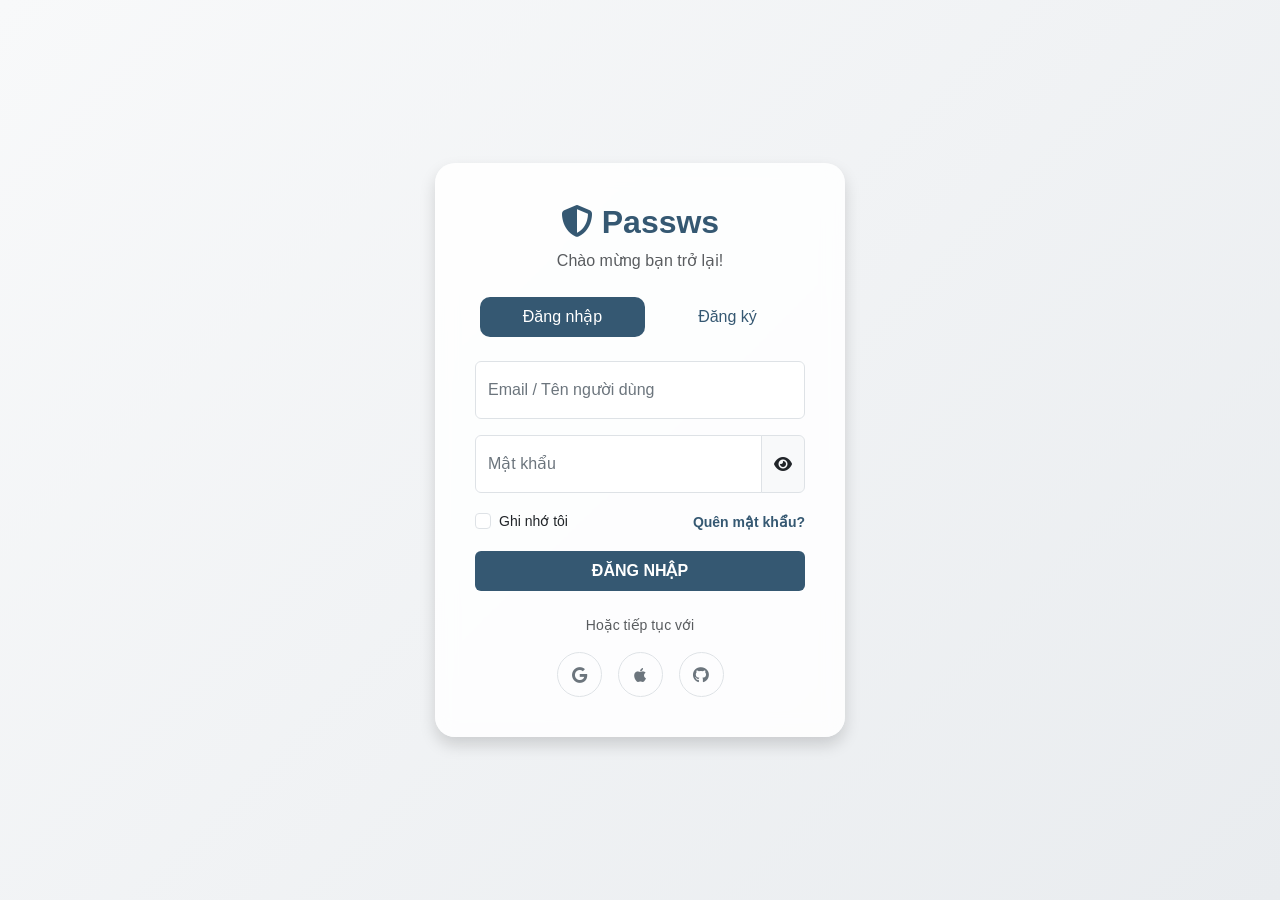
<file: auth.html>
<!DOCTYPE html>
<html lang="vi">

<head>
    <meta charset="UTF-8">
    <meta name="viewport" content="width=device-width, initial-scale=1.0">
    <title> Passws</title>

    <link href="https://cdn.jsdelivr.net/npm/bootstrap@5.3.0/dist/css/bootstrap.min.css" rel="stylesheet">
    <link rel="stylesheet" href="https://cdnjs.cloudflare.com/ajax/libs/font-awesome/6.4.0/css/all.min.css">
    
    <link rel="stylesheet" href="auth-style.css">
</head>

<body class="d-flex align-items-center justify-content-center">

    <div class="auth-container">
        <div class="auth-card shadow">

            <div class="text-center mb-4">
                <h2 class="fw-bold text-primary-custom">
                    <i class="fas fa-shield-alt"></i> Passws
                </h2>
                <p class="text-muted">Chào mừng bạn trở lại!</p>
            </div>

            <ul class="nav nav-pills nav-justified mb-4" id="authTabs" role="tablist">
                <li class="nav-item" role="presentation">
                    <button class="nav-link active" id="login-tab" data-bs-toggle="pill" data-bs-target="#login-content" type="button" role="tab">
                        Đăng nhập
                    </button>
                </li>
                <li class="nav-item" role="presentation">
                    <button class="nav-link" id="register-tab" data-bs-toggle="pill" data-bs-target="#register-content" type="button" role="tab">
                        Đăng ký
                    </button>
                </li>
            </ul>

            <div class="tab-content" id="authTabsContent">

                <div class="tab-pane fade show active" id="login-content" role="tabpanel" tabindex="0">
                    <form action="index.html">
                        <div class="form-floating mb-3">
                            <input type="email" class="form-control" id="loginEmail" name="email" placeholder="Email" required>
                            <label for="loginEmail">Email / Tên người dùng</label>
                        </div>

                        <div class="input-group mb-3">
                            <div class="form-floating flex-grow-1">
                                <input type="password" class="form-control password-field" id="loginPassword" placeholder="Mật khẩu" required>
                                <label for="loginPassword">Mật khẩu</label>
                            </div>
                            <span class="input-group-text toggle-password" style="cursor: pointer;">
                                <i class="fas fa-eye"></i>
                            </span>
                        </div>

                        <div class="d-flex justify-content-between align-items-center mb-3">
                            <div class="form-check">
                                <input class="form-check-input" type="checkbox" id="rememberMe" name="remember">
                                <label class="form-check-label small" for="rememberMe">Ghi nhớ tôi</label>
                            </div>
                            <a href="#" class="small text-decoration-none fw-semibold">Quên mật khẩu?</a>
                        </div>

                        <button type="submit" class="btn btn-primary-custom w-100 py-2 fw-bold">
                            ĐĂNG NHẬP
                        </button>
                    </form>
                </div>

                <div class="tab-pane fade" id="register-content" role="tabpanel" tabindex="0">
                    <form action="auth.html">
                        <div class="form-floating mb-3">
                            <input type="text" class="form-control" id="regName" name="name" placeholder="Họ tên" required>
                            <label for="regName">Họ và tên</label>
                        </div>

                        <div class="form-floating mb-3">
                            <input type="email" class="form-control" id="regEmail" name="email" placeholder="Email" required>
                            <label for="regEmail">Địa chỉ Email</label>
                        </div>

                        <div class="form-floating mb-3">
                            <input type="password" class="form-control" id="regPassword" name="password" placeholder="Mật khẩu" required>
                            <label for="regPassword">Mật khẩu mạnh</label>
                        </div>

                        <button type="submit" class="btn btn-primary-custom w-100 py-2 fw-bold">
                            TẠO TÀI KHOẢN
                        </button>
                    </form>
                </div>

            </div>

            <div class="text-center mt-4">
                <p class="text-muted small">Hoặc tiếp tục với</p>
                <div class="d-flex justify-content-center gap-3">
                    <button type="button" class="btn btn-outline-secondary rounded-circle social-btn" title="Đăng nhập bằng Google">
                        <i class="fab fa-google"></i>
                    </button>
                    <button type="button" class="btn btn-outline-secondary rounded-circle social-btn" title="Đăng nhập bằng Apple">
                        <i class="fab fa-apple"></i>
                    </button>
                    <button type="button" class="btn btn-outline-secondary rounded-circle social-btn" title="Đăng nhập bằng Github">
                        <i class="fab fa-github"></i>
                    </button>
                </div>
            </div>

        </div>
    </div>

    <script src="https://cdn.jsdelivr.net/npm/bootstrap@5.3.0/dist/js/bootstrap.bundle.min.js"></script>
    <script>
        // Xử lý sự kiện ẩn/hiện mật khẩu
        document.querySelector('.toggle-password').addEventListener('click', function () {
            const passwordInput = document.getElementById('loginPassword');
            const icon = this.querySelector('i');
            
            if (passwordInput.type === 'password') {
                passwordInput.type = 'text';
                icon.classList.replace('fa-eye', 'fa-eye-slash');
            } else {
                passwordInput.type = 'password';
                icon.classList.replace('fa-eye-slash', 'fa-eye');
            }
        });
    </script>
</body>

</html>
</file>
<file: auth-style.css>
/* =========================================
   1. BIẾN CỤC BỘ (CSS VARIABLES)
========================================= */
:root {
    --primary-blue: #355872;
    --primary-hover: #2a465b;
    --bg-main: linear-gradient(135deg, #f8f9fa, #e9ecef);
    --bg-card: rgba(255, 255, 255, 0.85);
    --text-main: #212529;
    --text-muted: #6c757d;
    --border-color: #dee2e6;
}

/* =========================================
   2. THIẾT LẬP CƠ BẢN (BASE)
========================================= */
body {
    background: var(--bg-main);
    color: var(--text-main);
    height: 100vh;
    font-family: 'Inter', 'Segoe UI', sans-serif;
    margin: 0;
}

/* =========================================
   3. BỐ CỤC (LAYOUT)
========================================= */
.auth-container {
    width: 100%;
    max-width: 450px;
    padding: 20px;
    position: relative;
}

.auth-card {
    background: var(--bg-card);
    backdrop-filter: blur(10px);
    -webkit-backdrop-filter: blur(10px); /* Hỗ trợ Safari */
    border-radius: 20px;
    padding: 40px;
    box-shadow: 0 10px 30px rgba(0, 0, 0, 0.1);
}

/* =========================================
   4. THÀNH PHẦN (COMPONENTS)
========================================= */

/* Nút Quay Lại */
.back-home {
    position: absolute;
    top: -30px;
    left: 20px;
    color: var(--primary-blue);
    text-decoration: none;
    font-weight: 500;
    transition: transform 0.3s ease, color 0.3s ease;
}

.back-home:hover {
    transform: translateX(-5px);
    color: var(--primary-hover);
}

/* Nút bấm Custom */
.btn-primary-custom {
    background-color: var(--primary-blue);
    color: white;
    border: none;
    transition: background-color 0.3s ease;
}

.btn-primary-custom:hover {
    background-color: var(--primary-hover);
    color: white;
}

/* Nút Mạng Xã Hội */
.social-btn {
    width: 45px;
    height: 45px;
    display: flex;
    align-items: center;
    justify-content: center;
    transition: all 0.3s ease;
    border: 1px solid var(--border-color);
}

.social-btn:hover {
    background-color: var(--primary-blue);
    border-color: var(--primary-blue);
    color: white;
}

/* Tiêu đề Custom */
.text-primary-custom {
    color: var(--primary-blue) !important;
}

/* =========================================
   5. GHI ĐÈ BOOTSTRAP (OVERRIDES)
========================================= */

/* Inputs & Floating Labels */
.form-control {
    border: 1px solid var(--border-color);
    color: var(--text-main);
    background-color: white;
}

.form-control:focus {
    border-color: var(--primary-blue);
    box-shadow: 0 0 0 0.2rem rgba(53, 88, 114, 0.2);
}

.form-floating label {
    color: var(--text-muted);
}

/* Tabs */
.nav-pills .nav-link {
    color: var(--primary-blue);
    border-radius: 10px;
    margin: 0 5px;
    font-weight: 500;
    transition: all 0.3s ease;
}

.nav-pills .nav-link.active {
    background-color: var(--primary-blue);
    color: white;
}

/* Liên kết văn bản */
a.text-decoration-none {
    color: var(--primary-blue);
    transition: color 0.3s ease;
}

a.text-decoration-none:hover {
    color: var(--primary-hover);
}
</file>
